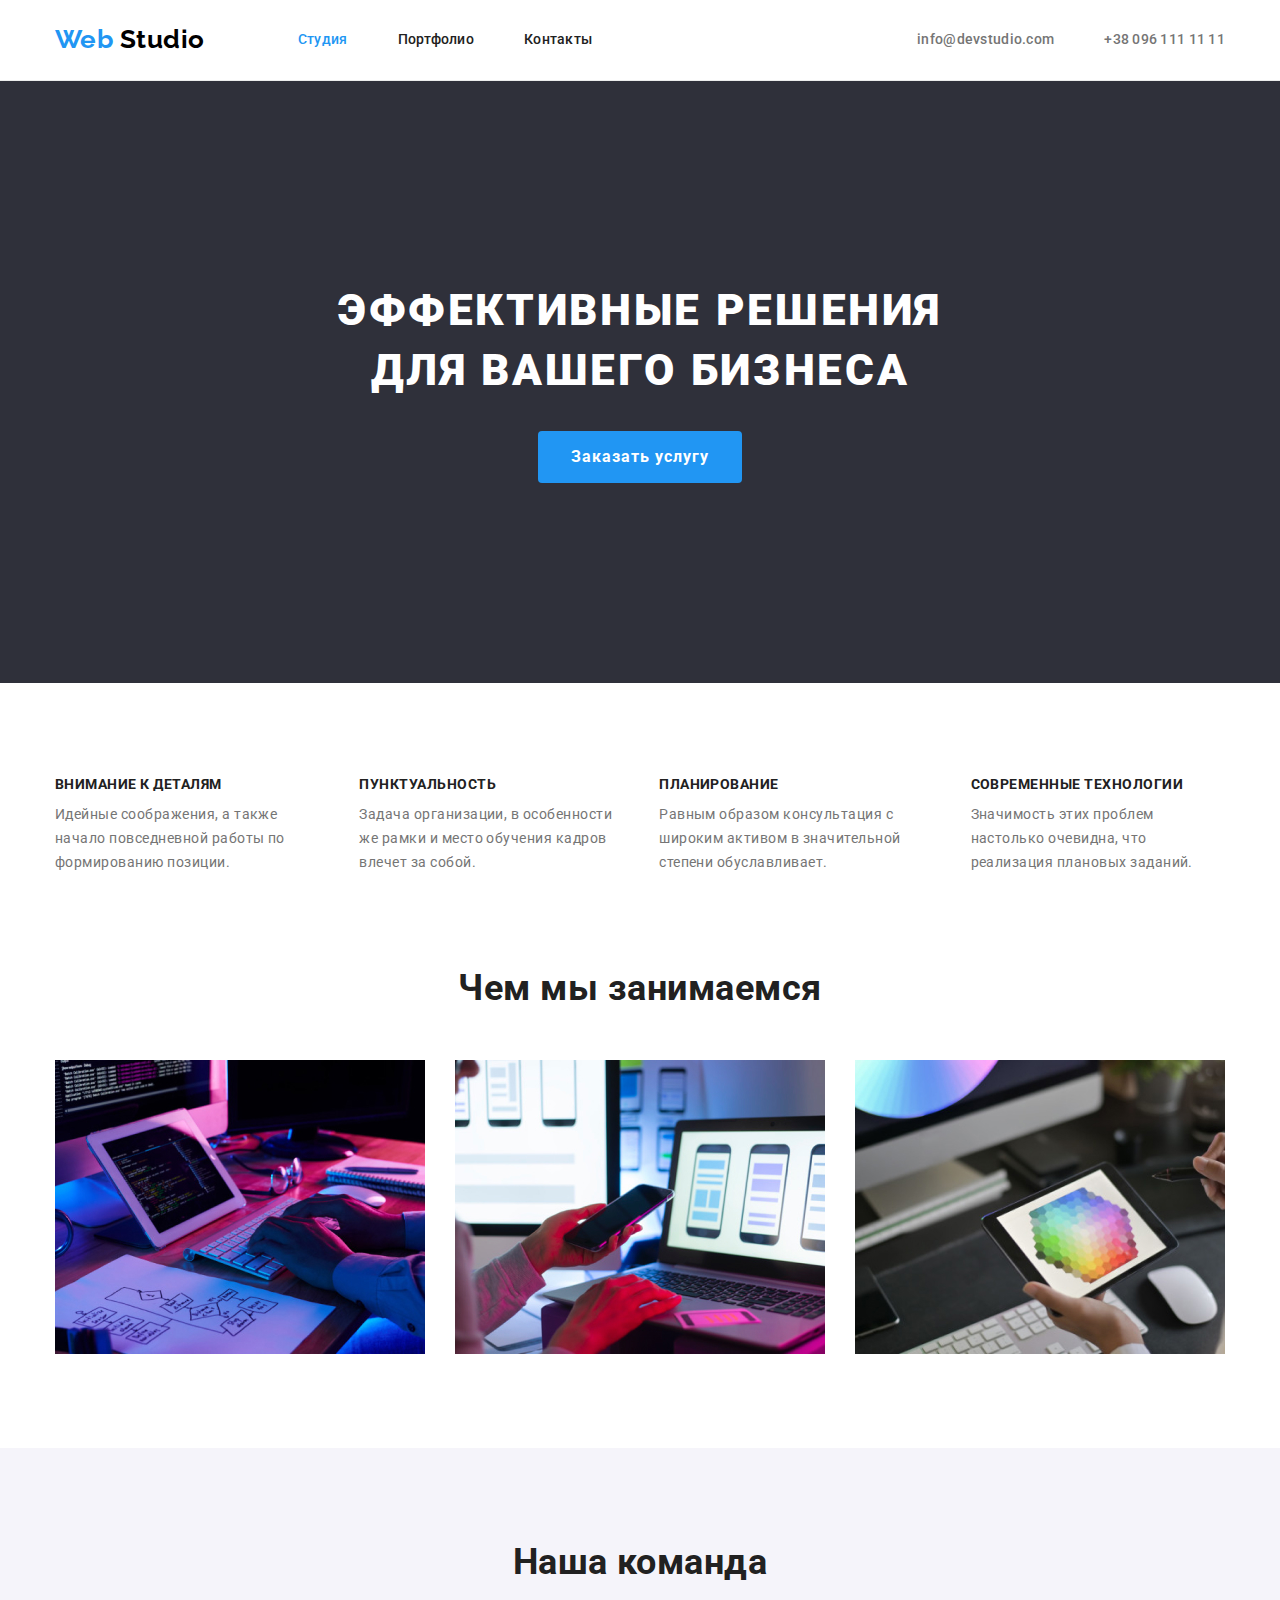
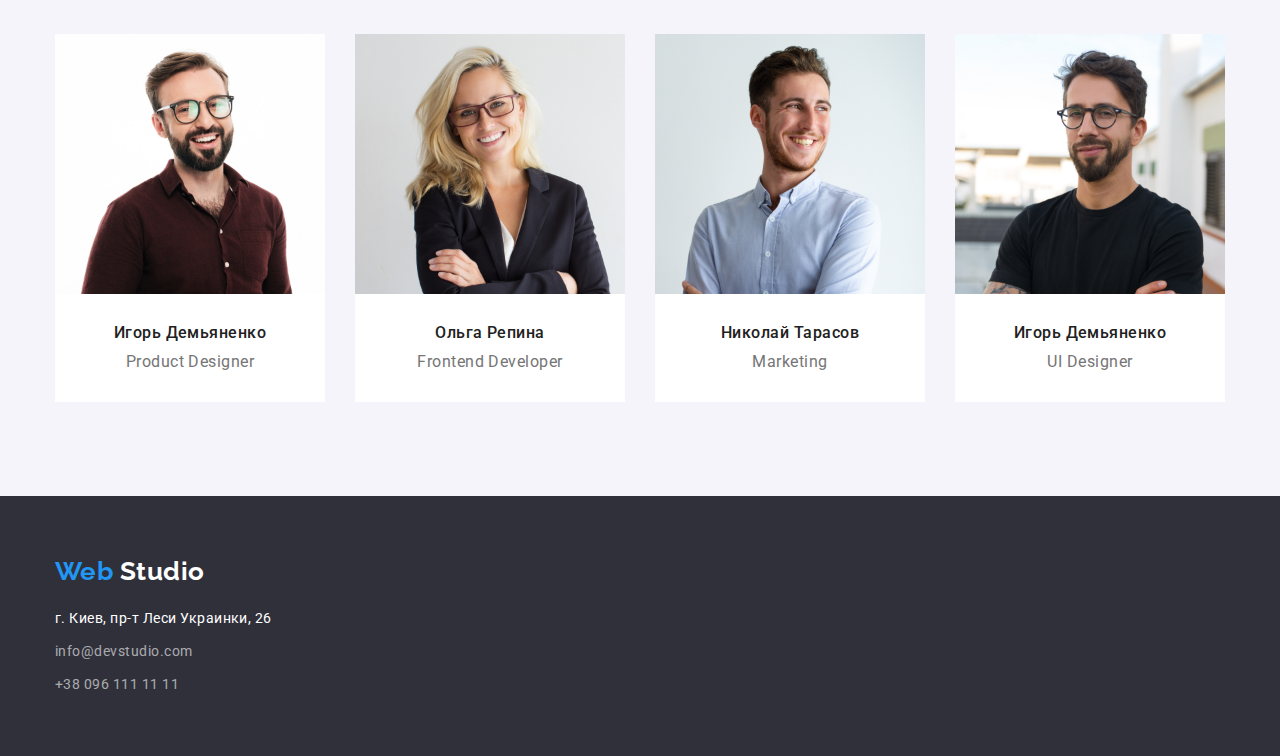
<file: index.html>
<!DOCTYPE html>
<html lang="ru">
  <head>
    <meta charset="UTF-8" />
    <meta http-equiv="X-UA-Compatible" content="IE=edge" />
    <meta name="viewport" content="width=device-width, initial-scale=1.0" />
    <title>WebStudio</title>
    <link href="https://fonts.googleapis.com/css2?family=Raleway:wght@700&family=Roboto:wght@400;500;700;900&display=swap" rel="stylesheet">
    <link rel="stylesheet" href="https://cdnjs.cloudflare.com/ajax/libs/modern-normalize/1.1.0/modern-normalize.min.css">
    <link rel="stylesheet" href="./css/styles.css"/>
  </head>
  <body>

    <!--  Шапка страницы -->
    <!-- <header class="header"> -->
      <header class="header">
          <div class="container main-nav ">
        
        <a href="./index.html" class="logo link" > Web <span class="accent link">Studio</span></a>
     
      <!-- Навигация -->
          <nav>
            <ul class="site-nav ">
              <li class="item"><a href="./index.html" class="link current">Студия</a></li>
              <li class="item"><a href="./portfolio.html" class="link">Портфолио</a></li>
              <li class="item"><a href="" class="link item">Контакты</a></li>
          </ul>
        </nav>
      
      <!-- Контактные данные -->
        <ul class="auth-nav ">
          <li class="item"><a href="mailto:info@devstudio.com" class="link" >info@devstudio.com</a></li>
          <li class="item"><a href="tel:+380961111111" class="link " >+38 096 111 11 11</a></li>
        </ul>
      </div>
      </header>

    <main>
      <!-- Заголовок -->
      <section class="hero">
        <h1 class="hero-title container">Эффективные решения для вашего бизнеса</h1>
        <!-- Кнопка заказа услуги -->
        <div class="btn-hero">
           <button type="button" class="hero-button">Заказать услугу</button>
        </div>
       
      </section>

      <!-- Наши преимущества (заголовок секции был скрыт при оформлении в css) -->
      <section class="section-benefits">
        <div class="container">
          <h2 class="section-title visually-hidden">Наши преимущества</h2>
        <ul class="benefits-conteiner">
          <li class="benefits-item">
            <h3 class="benefits-title">Внимание к деталям</h3>
            <p class="text">
              Идейные соображения, а также начало повседневной работы по
              формированию позиции.
            </p>
          </li>
          <li class="benefits-item">
            <h3 class="benefits-title">Пунктуальность</h3>
            <p class="text">
              Задача организации, в особенности же рамки и место обучения
              кадров влечет за собой.
            </p>
          </li>
          <li class="benefits-item">
            <h3 class="benefits-title">Планирование</h3>
            <p class="text">
              Равным образом консультация с широким активом в значительной
              степени обуславливает.
            </p>
          </li>
          <li class="benefits-item">
            <h3 class="benefits-title">Современные технологии</h3>
            <p class="text">
              Значимость этих проблем настолько очевидна, что реализация
              плановых заданий.
            </p>
          </li>
        </ul>
        </div>
      </section>

      <!-- Чем мы занимаемся -->
      <section class="section-making">
        <div class="container">
          <h2 class="making-title">Чем мы занимаемся</h2>
        <ul class="container-making">
          <li>
            <a href="">
              <img
                src="images/img.jpg"
                alt="Фото процесса вёрстки"
                width="370"
              />
            </a>
          </li>
          <li>
            <a href="">
              <img
                src="images/boxone.jpg"
                alt="Фото процесса выбора дизайна"
                width="370"
              />
            </a>
          </li>
          <li>
            <a href="">
              <img
                src="images/boxtwo.jpg"
                alt="Фото процесса выбора цветовой гаммы"
                width="370"
              />
            </a>
          </li>
        </ul>
        </div>
      </section>

      <!-- Наша команда -->
      <section class="section-team">
        <div class="container">
          <h2 class="team-title">Наша команда</h2>
        <ul class="conteiner-team">
          <li class="team-link">
            <img src="images/imgone.jpg" alt="Игорь Демьяненко" width="270" />
            <div class="team-item">
              <h3 class="personal-title">Игорь Демьяненко</h3>
              <p class="personal-text">Product Designer</p>
            </div> 
          </li>
          <li class="team-link">
            <img src="images/imgtwo.jpg" alt="Ольга Репина" width="270" />
            <div class="team-item">
              <h3 class="personal-title">Ольга Репина</h3>
              <p class="personal-text">Frontend Developer</p>
            </div>
          </li>
          <li class="team-link">
            <img src="images/imgthree.jpg" alt="Николай Тарасов" width="270" />
            <div class="team-item">
              <h3 class="personal-title">Николай Тарасов</h3>
              <p class="personal-text">Marketing</p>
            </div>
          </li>
          <li class="team-link">
            <img src="images/imgfour.jpg" alt="Михаил Ермаков" width="270" />
            <div class="team-item">
              <h3 class="personal-title">Игорь Демьяненко</h3>
              <p class="personal-text">UI Designer</p>
            </div>
          </li>
        </ul>
        </div>
      </section>
    </main>

    <!-- Page footer -->
    <footer class="footer">
      <div class="container">
        <a href="./index.html" class="footer-logo link" > Web <span class="accent link">Studio</span></a>
      <address class="">
        <a href="https://goo.gl/maps/A9gjcNeJawxpGRib9" class="footer-address link"
          >г. Киев, пр-т Леси Украинки, 26</a
        >
        <ul class="footer-inf">
          <li class="footer-item"><a href="mailto:info@devstudio.com" class="footer-link link">info@devstudio.com</a></li>
          <li class="footer-item"><a href="tel:+380961111111" class="footer-link link">+38 096 111 11 11</a></li>
        </ul>
      </address>
      </div>
    </footer>
  </body>
</html>
</file>
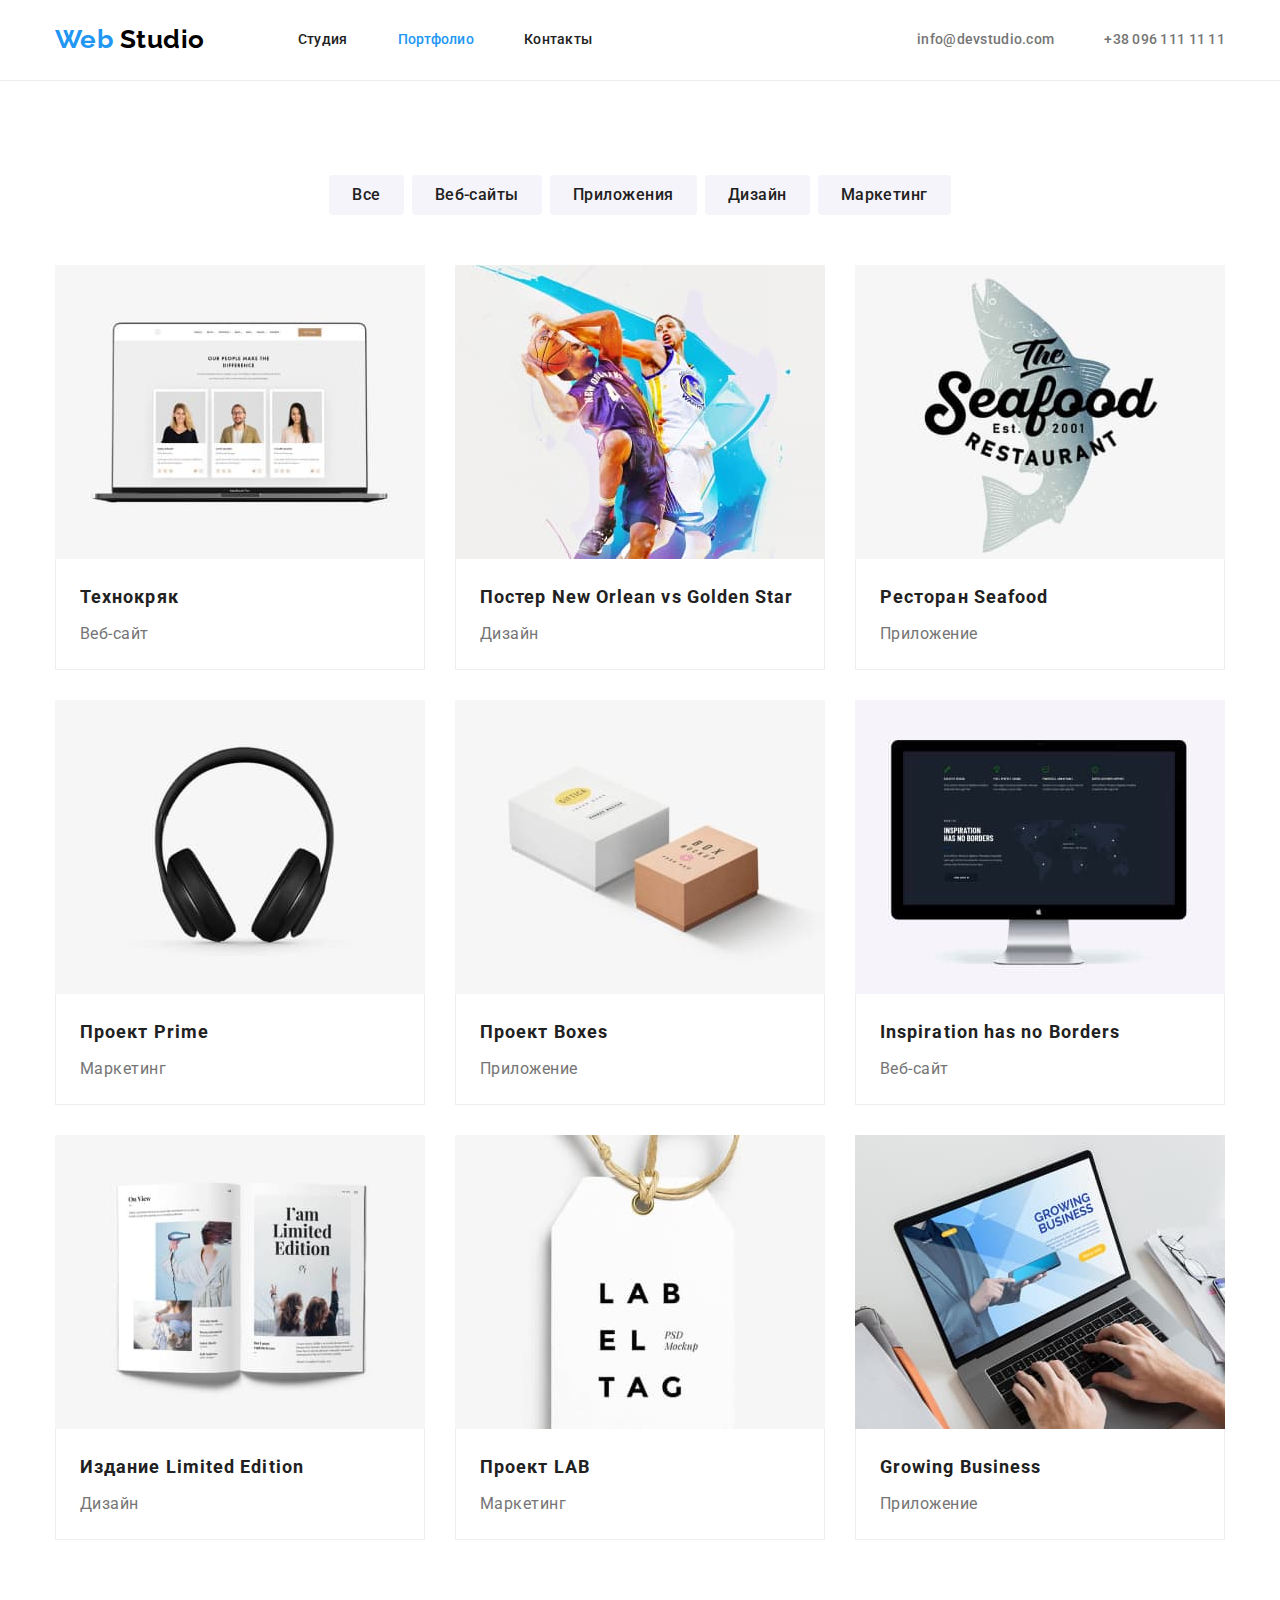
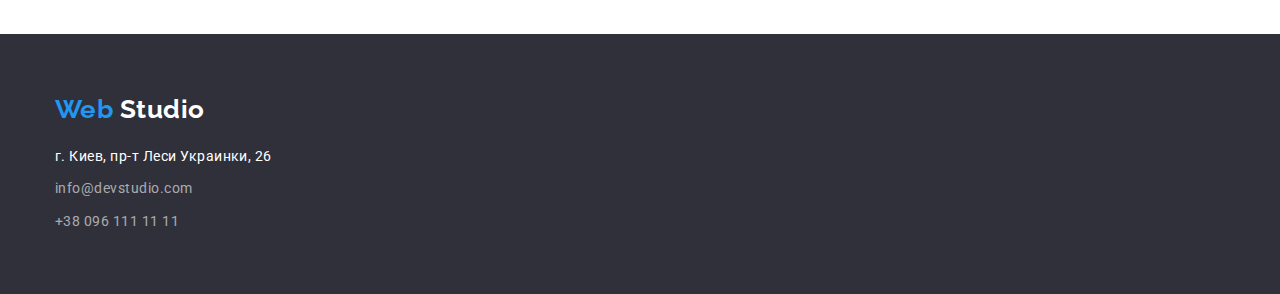
<file: portfolio.html>
<!DOCTYPE html>
<html lang="ru">
  <head>
    <meta charset="UTF-8" />
    <meta http-equiv="X-UA-Compatible" content="IE=edge" />
    <meta name="viewport" content="width=device-width, initial-scale=1.0" />
    <title>WebStudio</title>
    <link href="https://fonts.googleapis.com/css2?family=Raleway:wght@700&family=Roboto:wght@400;500;700;900&display=swap" rel="stylesheet">
    <link rel="stylesheet" href="https://cdnjs.cloudflare.com/ajax/libs/modern-normalize/1.1.0/modern-normalize.min.css">
    <link rel="stylesheet" href="./css/styles.css"/>
  </head>
  <body>

     <!--  Шапка страницы -->
    <header class="header ">
      <div class="container main-nav">
        <div></div>
        <a href="./index.html" class="logo link" > Web <span class="accent link">Studio</span></a>
     
      <!-- Навигация -->
          <nav>
            <ul class="site-nav ">
              <li class="item"><a href="./index.html" class="link ">Студия</a></li>
              <li class="item"><a href="./portfolio.html" class="link current">Портфолио</a></li>
              <li class="item"><a href="" class="link item">Контакты</a></li>
          </ul>
        </nav>
      
      <!-- Контактные данные -->
        <ul class="auth-nav ">
          <li class="item"><a href="mailto:info@devstudio.com" class="link" >info@devstudio.com</a></li>
          <li class="item"><a href="tel:+380961111111" class="link " >+38 096 111 11 11</a></li>
        </ul>
      </div>

    </header>
    
    <!-- Фильтр и контент -->
    <main class="main-portfolio">
        <section class="content">
          <div class="container">
            <ul class="content-filter">
              <li class="content-item"><button type="button" class="section-button">Все</button></li>
              <li class="content-item"><button type="button" class="section-button">Веб-сайты</button></li>
              <li class="content-item"><button type="button" class="section-button">Приложения</button></li>
              <li class="content-item"><button type="button" class="section-button">Дизайн</button></li>
              <li class="content-item"><button type="button" class="section-button">Маркетинг</button></li>
            </ul>
          </div>
          
            <!-- Content-->
        <h1 class="content-hero visually-hidden">Content</h1>
        <div class="container">
          <ul class="conteiner-portfolio">
               <li class="content-info">
                <img src="./images/img-portfolio2.jpg" alt="Открытый ноутбух" width="370" height="294"/>
                <div class="content-conteiner">
                   <h2 class="content-titel">Технокряк</h2>
                  <p class="content-text">Веб-сайт</p>
                </div>
               </li> 
               <li class="content-info">
                <img src="./images/img-portfolio3.jpg" alt="Баскетболисты" width="370" height="294" />
                <div class="content-conteiner">
                  <h2 class="content-titel">Постер New Orlean vs Golden Star</h2>
                  <p class="content-text">Дизайн</p>
                </div>
              </li>
              <li class="content-info">
                <img src="./images/img-portfolio4.jpg" alt="Лого ресторана" width="370" height="294"/>
                <div class="content-conteiner">
                   <h2 class="content-titel">Ресторан Seafood</h2>
                  <p class="content-text">Приложение</p>
                </div>
              </li>
              <li class="content-info">
                <img src="./images/img-portfolio5.jpg" alt="Наушники" width="370" height="294"/>
                <div class="content-conteiner">
                  <h2 class="content-titel">Проект Prime</h2>
                  <p class="content-text">Маркетинг</p>
                </div>
              </li>
              <li class="content-info">
                <img src="./images/img-portfolio6.jpg" alt="Коробки" width="370" height="294"/>
                <div class="content-conteiner">
                  <h2 class="content-titel">Проект Boxes</h2>
                  <p class="content-text">Приложение</p>
                </div>
              </li>
              <li class="content-info">
                <img src="./images/img-portfolio7.jpg" alt="Макинтош" width="370" height="294"/>
                <div class="content-conteiner">
                  <h2 class="content-titel">Inspiration has no Borders</h2>
                  <p class="content-text">Веб-сайт</p>
                </div>
              </li>
              <li class="content-info">
                <img src="./images/img-portfolio8.jpg" alt="Журнал" width="370" height="294"/>
                <div class="content-conteiner">
                  <h2 class="content-titel">Издание Limited Edition</h2>
                  <p class="content-text">Дизайн</p>
                </div>
              </li>
              <li class="content-info">
                <img src="./images/img-portfolio9.jpg" alt="Бирка" width="370" height="294"/>
                <div class="content-conteiner">
                  <h2 class="content-titel">Проект LAB</h2>
                  <p class="content-text">Маркетинг</p>
                </div> 
              </li>
              <li class="content-info">
                <img src="./images/img-portfolio10.jpg" alt="Ноутбук открытый" width="370" height="294"/>
                <div class="content-conteiner">
                  <h2 class="content-titel">Growing Business</h2>
                  <p class="content-text">Приложение</p>
                </div>
              </li>
            </ul>
        </div>     
    </section>
    </main>
    
    <!-- Page footer -->
    <footer class="footer">
      <div class="container">
        <a href="./index.html" class="footer-logo link" > Web <span class="accent link">Studio</span></a>
      <address class="">
        <a href="https://goo.gl/maps/A9gjcNeJawxpGRib9" class="footer-address link"
          >г. Киев, пр-т Леси Украинки, 26</a
        >
        <ul class="footer-inf">
          <li class="footer-item"><a href="mailto:info@devstudio.com" class="footer-link link">info@devstudio.com</a></li>
          <li class="footer-item"><a href="tel:+380961111111" class="footer-link link">+38 096 111 11 11</a></li>
        </ul>
      </address>
      </div>
    </footer>

  </body>
</html>
</file>
<file: css/styles.css>
:root{
    --accent-color: #2196F3;
    --primery-text-color: #757575;
    --titel-text-color: #212121;
    --white-color: #ffffff;
    --main-background-color:#E5E5E5;
    --secondary-background-color:#F5F4FA;
    --footer-text-color: rgba(255, 255, 255, 0.6);
    --background-color-hero-footer: #2F303A;
    --lodo-color: #000000;}

body{
  /* background-color: var(--main-background-color); */
  color: var(--titel-text-color);
  font-family: Roboto, sans-serif;
  letter-spacing: 0.03em;}

/* Убирает все отступы */
h1, h2, h3, h4, h5, h6, p{
  margin: 0;
}

ul {
  margin: 0;
  padding-left: 0;
}

/* Убирает подчеркивание в списках */
ul { list-style: none;}

/* Убирает точки в списках */
.link { 
  text-decoration: none;
  margin: 0;
  padding: 0;
}

img {
  display: block;
}

/* Скрывает заголовки */
.visually-hidden {
  position: absolute;
  white-space: nowrap;
  width: 1px;
  height: 1px;
  overflow: hidden;
  border: 0;
  padding: 0;
  clip: rect(0 0 0 0);
  clip-path: inset(50%);
  margin: -1px;}

.container {
  margin: 0 auto;
  width: 1200px;
  padding-left: 15px;
  padding-right: 15px;
  /* outline: 2px solid #0ea106dc; */
}

/* --------- Шапка --------- */

/* Text and Font for Logo and foter-logo */
.logo, .footer-logo {
  font-family: Raleway, sans-serif;
  font-weight: 700;
  font-size: 26px;
  line-height: 1.19;
}

/* Logo Color */
.logo {
  color:var(--accent-color);
  padding-top: 24px;
  padding-bottom: 25px;
}

.logo .accent { 
  color: var(--lodo-color);
}
.logo .accent:hover, 
.logo .accent:focus {
  color: var(--accent-color);
}
.logo:hover,
.logo:focus {
  color: var(--logo-color)
}

/* Main-nav */
.header {
  border-bottom: 1px solid #ECECEC;
}
.main-nav {
  display: flex;
  align-items: center;
}

/* Text and Font for Site-Nav/Auth-nav */
.site-nav, .auth-nav{
  font-weight: 500;
  font-size: 14px;
  line-height: 1.14;
  letter-spacing: 0.02em;
}

/* Site-Nav */
.site-nav {
  display: flex;
  margin-left: 93px;
}

.site-nav .item:not(:last-child) {
  margin-right: 50px;
}

.site-nav .item{
  display: block;
}

.site-nav .link {
  display: block;
  padding-top: 32px;
  padding-bottom: 32px;
}

.site-nav .link{ color: var(--titel-text-color);}
.site-nav .link:hover, 
.site-nav .link:focus {color: var(--accent-color);}
.site-nav .link.current {color: var(--accent-color); }


/* Auth-Nav */
.auth-nav {
  display: flex;
  margin-left: auto;
}

.auth-nav .item + .item {
  margin-left: 50px;
}

.auth-nav .link {color: var(--primery-text-color);}
.auth-nav .link:hover, 
.auth-nav .link:focus {color: var(--accent-color);}

/* Hero */

.hero {
  background-color: var(--background-color-hero-footer);
  text-align: center;
  padding-top: 200px;
  padding-bottom: 200px;
}

.hero-title {
  color: var(--white-color) ;
  font-weight: 900;
  font-size: 44px;
  line-height: 1.36;
  text-align: center;
  letter-spacing: 0.06em;
  text-transform: uppercase;
  margin-bottom: 30px;
  max-width: 696px;
}

/* Button */
.hero-button {
  color: var(--white-color);
  background-color: var(--accent-color);
  font-weight: 700;
  font-size: 16px;
  line-height: 1.88;
  align-items: center;
  letter-spacing: 0.06em;
  cursor: pointer; 

  border-radius: 4px;
  padding: 10px 32px;
  display: inline-block;
  min-width: 200px;
  border: 1px solid transparent;
  text-align: center;
}

/* Section Benefits */
.benefits-title{
  font-weight: 700;
  font-size: 14px;
  line-height: 1.14;
  text-transform: uppercase;
}

.benefits-conteiner {
  display: flex;
  flex-basis: calc(100% / 4 - 30px)
}

.section-benefits .benefits-item + .benefits-item {
margin-left: 30px;
}

.section-benefits, .section-team {
  padding: 94px 0px;
}

.benefits-title {
  margin-bottom: 10px;
}

/* -----Section Making -----*/

.container-making {
  display: flex;
  justify-content: space-between;
}

.section-making {
  padding: 94px 0px;
  padding-top: 0;
}

.text {
  color: var(--primery-text-color);
  font-size: 14px;
  line-height: 1.71;
}

/* What are we doing adn Team Titles */
.making-title, .team-title {
  font-weight: 700;
  font-size: 36px;
  line-height: 1.16;
  text-align: center;
  margin-bottom: 50px;
}

/* -------- Section Team ------*/
.conteiner-team {
  display: flex;
}

.conteiner-team .team-link + .team-link {
  margin-left: 30px;
}

.section-team { background-color: var(--secondary-background-color);}
.section-team .team-link {background-color: #FFFFFF;}

.personal-title, .personal-text {
  font-weight: 500;
  font-size: 16px;
  line-height: 1.18;
  text-align: center;
}

.personal-text {
  color: var(--primery-text-color);
  font-weight: 400;
  margin-top: 10px;
}

.team-item { 
  padding-top: 30px;
  padding-bottom: 30px;
}

/* Footer */
.footer { 
  background-color: var(--background-color-hero-footer);
  padding: 60px 0 60px;
}

.footer-logo { 
  color: var(--accent-color); 
  font-family: Raleway, sans-serif;
  margin-bottom: 20px;
}

.footer-logo:hover,
.footer-logo :focus { 
  color: var(--white-color);
}

.footer-logo .accent {
  color: var(--white-color);
}

.footer-logo .accent:hover,
.footer-logo .accent:focus { 
  color: var(--accent-color); 
}

.footer-address { 
  color: #FFFFFF;
  font-weight: 400;
  font-size: 14px;
  line-height: 1.71;
  font-style: normal;
  margin-top: 20px;
  margin-bottom: 9px;
  display: inline-block;
}

.footer-link { 
  color: var(--footer-text-color);
  font-size: 14px;
  line-height: 1.71;
  font-style: normal;
  display: inline-block;
}

.footer-item:not(:last-child) {
  margin-bottom: 9px;
}

.footer-link:hover, 
.footer-link:focus {
  color: var(--accent-color);
}


/* ------- Styles for portfolio------- */

.section-button {
  cursor: pointer;
  font-family: 'Roboto';
  font-weight: 500;
  font-size: 16px;
  line-height: 1.62;
  letter-spacing: 0.03em;
  text-align: center;
  background-color: var(--secondary-background-color);
  color: var(--titel-text-color);
  align-items: center;
  cursor: pointer; 
  display: inline-block;
  padding: 6px 22px;
  border: 1px solid transparent;
  border-radius: 4px;
}

.content-filter {
  margin-bottom: 50px;
  display: flex;
  justify-content: center;
}

.content-item + .content-item {
  margin-left: 8px;
}

.section-button:hover, 
.section-button:focus { 
  background-color: var(--accent-color);
  color: var(--white-color); 
}

/* Portfolio Content */
.main-portfolio {
  padding-top: 94px;
  padding-bottom: 94px;
}

.content-titel {
  font-weight: 700;
  font-size: 18px;
  line-height: 2;
  letter-spacing: 0.06em;
}

.content-text {
  font-size: 16px;
  line-height: 1.87;
  color: var(--primery-text-color);
  margin-top: 4px;
}

.conteiner-portfolio {
  display: flex;
  flex-wrap: wrap;
}

.content-info {
  margin-right: 30px;
  margin-bottom: 30px;
  flex-basis: calc(100% / 3 - 30px)
}

.content-info:nth-child(3n) {
  margin-right: 0;
}

.content-info:nth-last-child(-n + 3) {
  margin-bottom: 0;
}
/* 
.conteiner-portfolio {
  border-top: 4px solid #D9D9D9;
} */

.content-conteiner{
  padding: 20px 24px;
  background: #FFFFFF;
  border: 1px solid #EEEEEE;
  border-top: 0;
}
</file>
